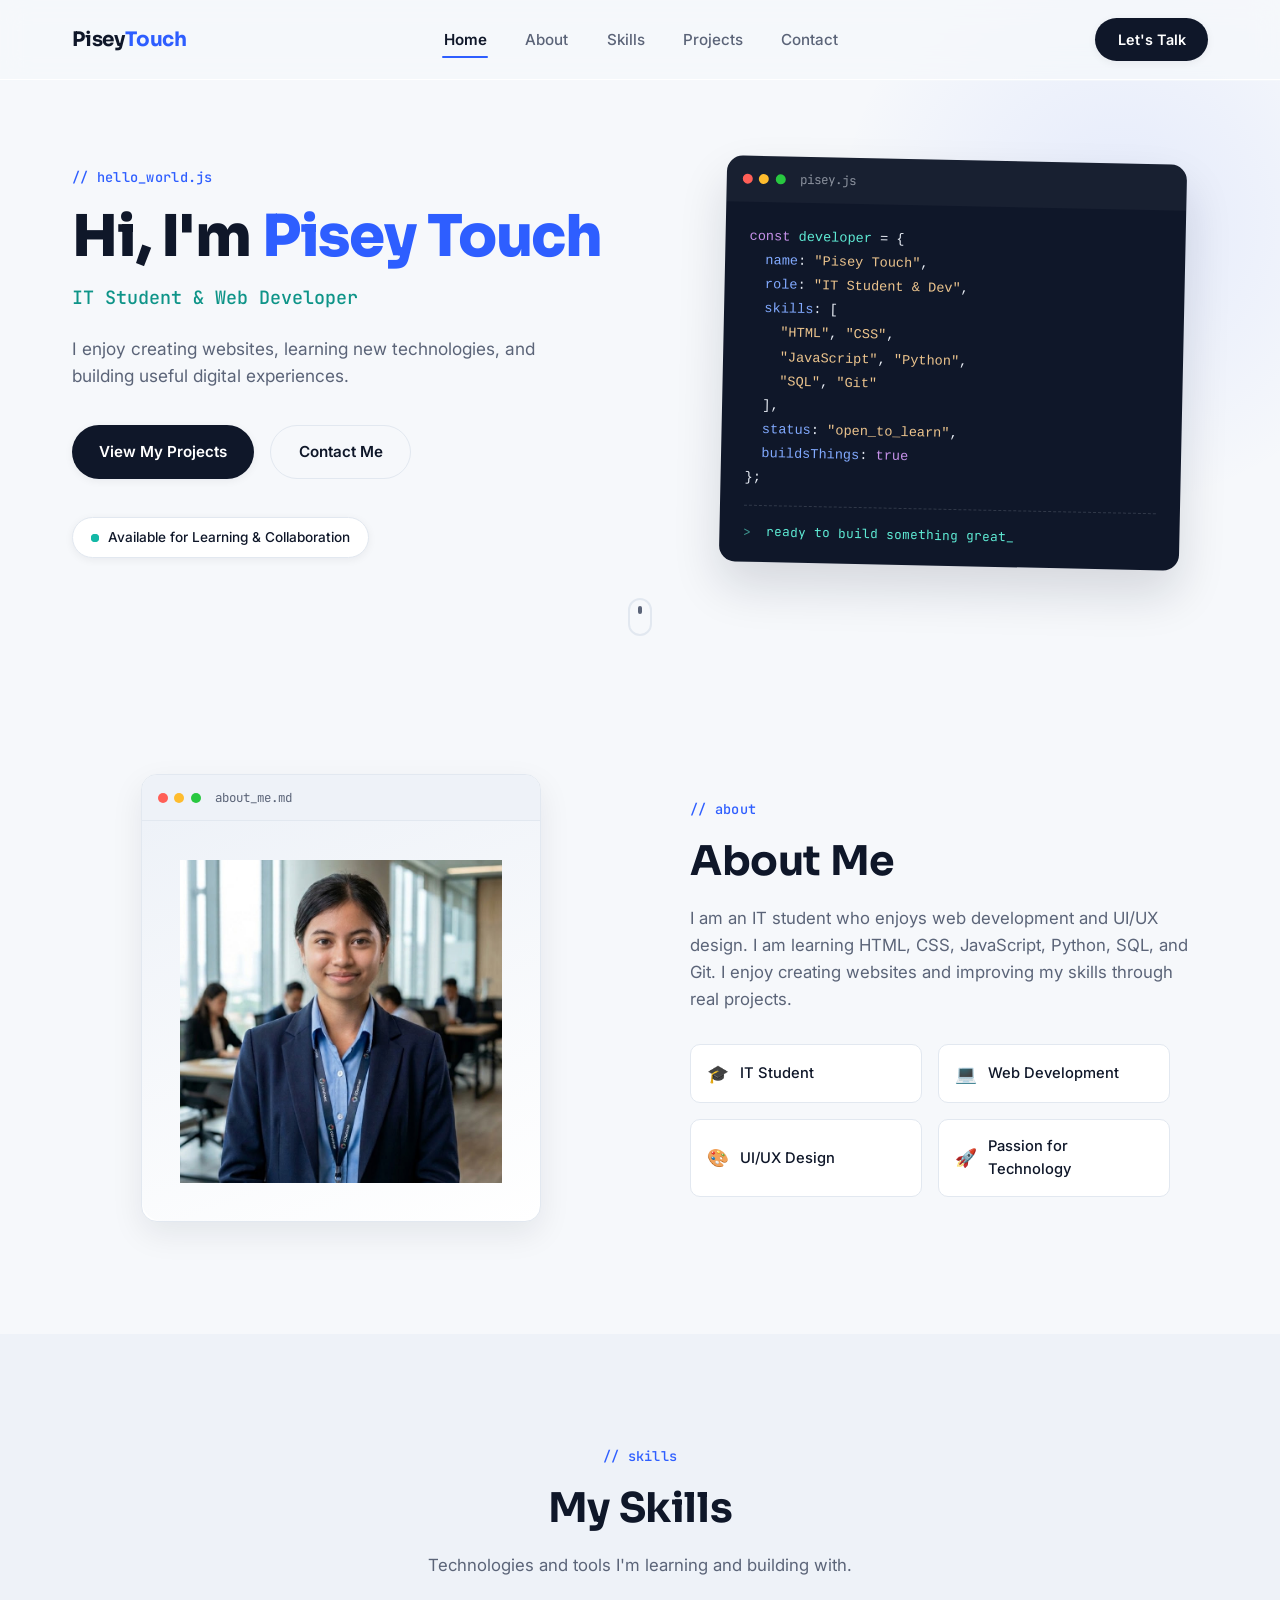
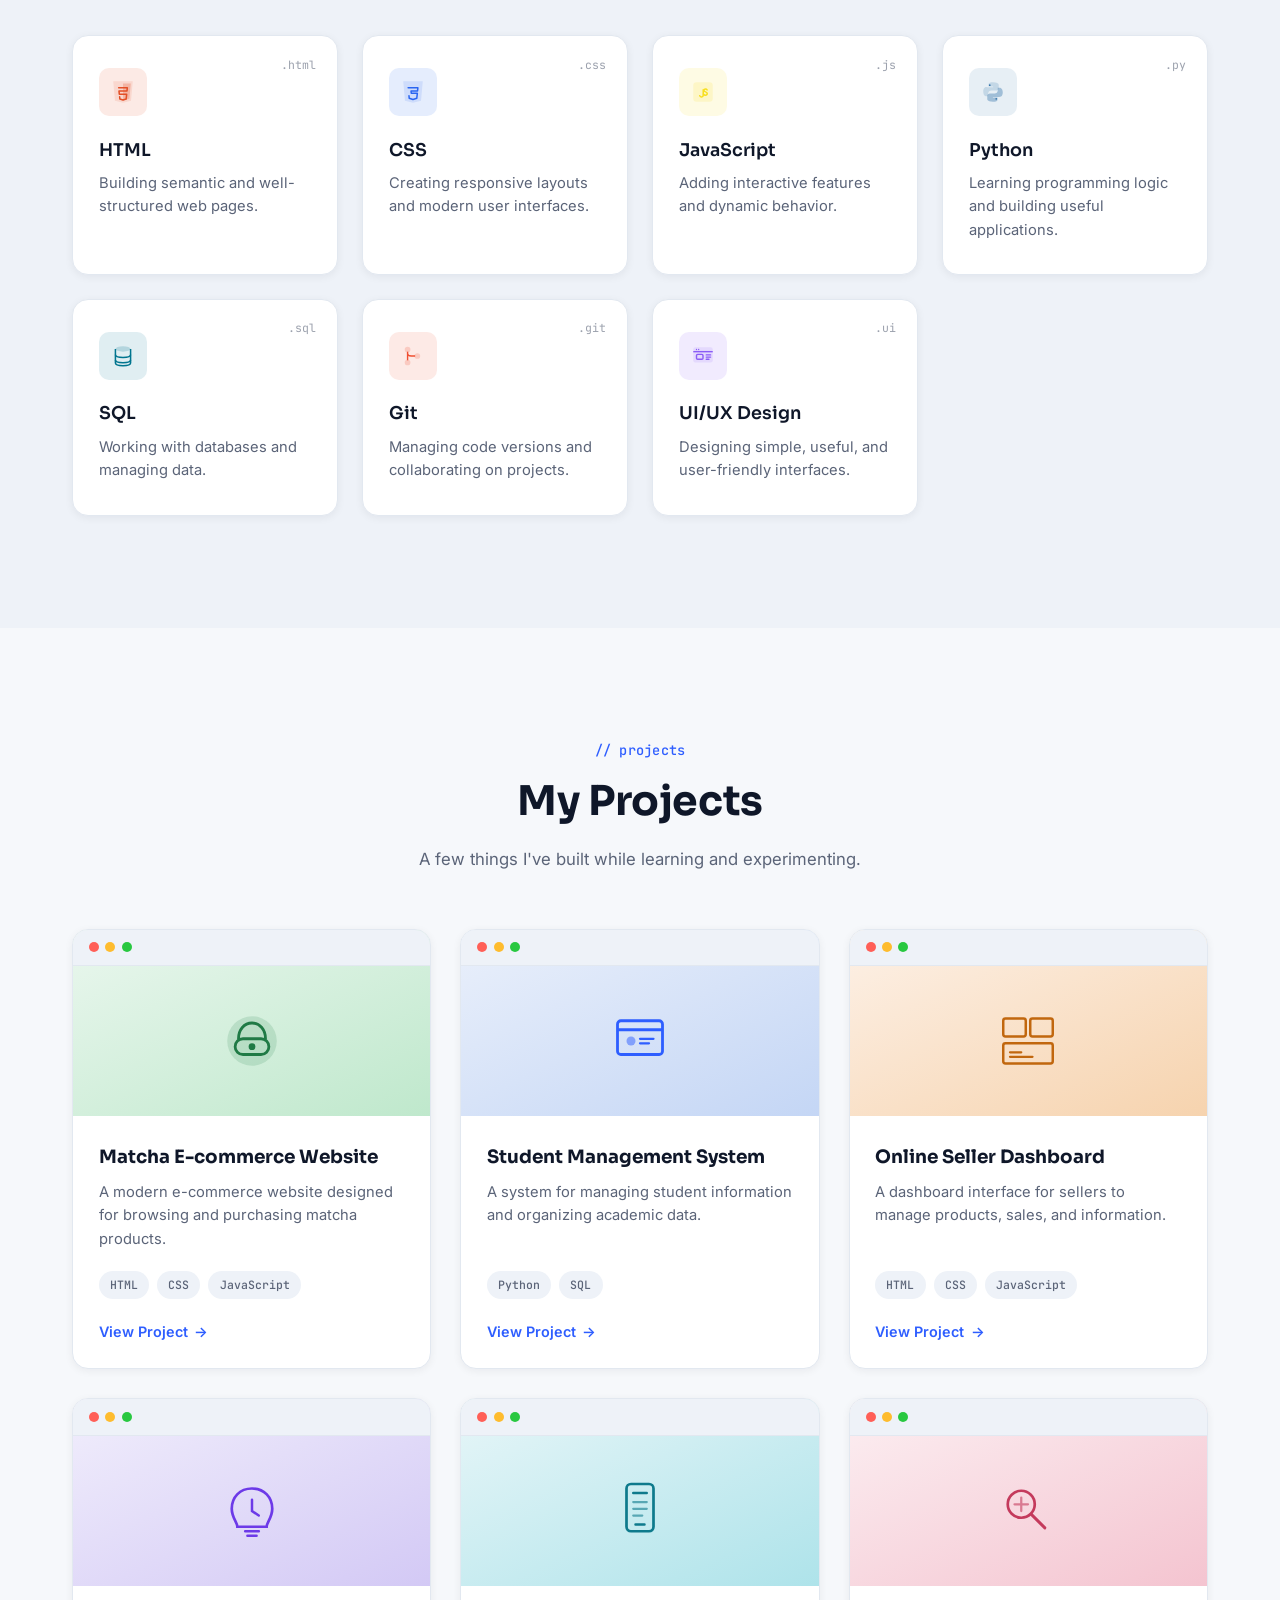
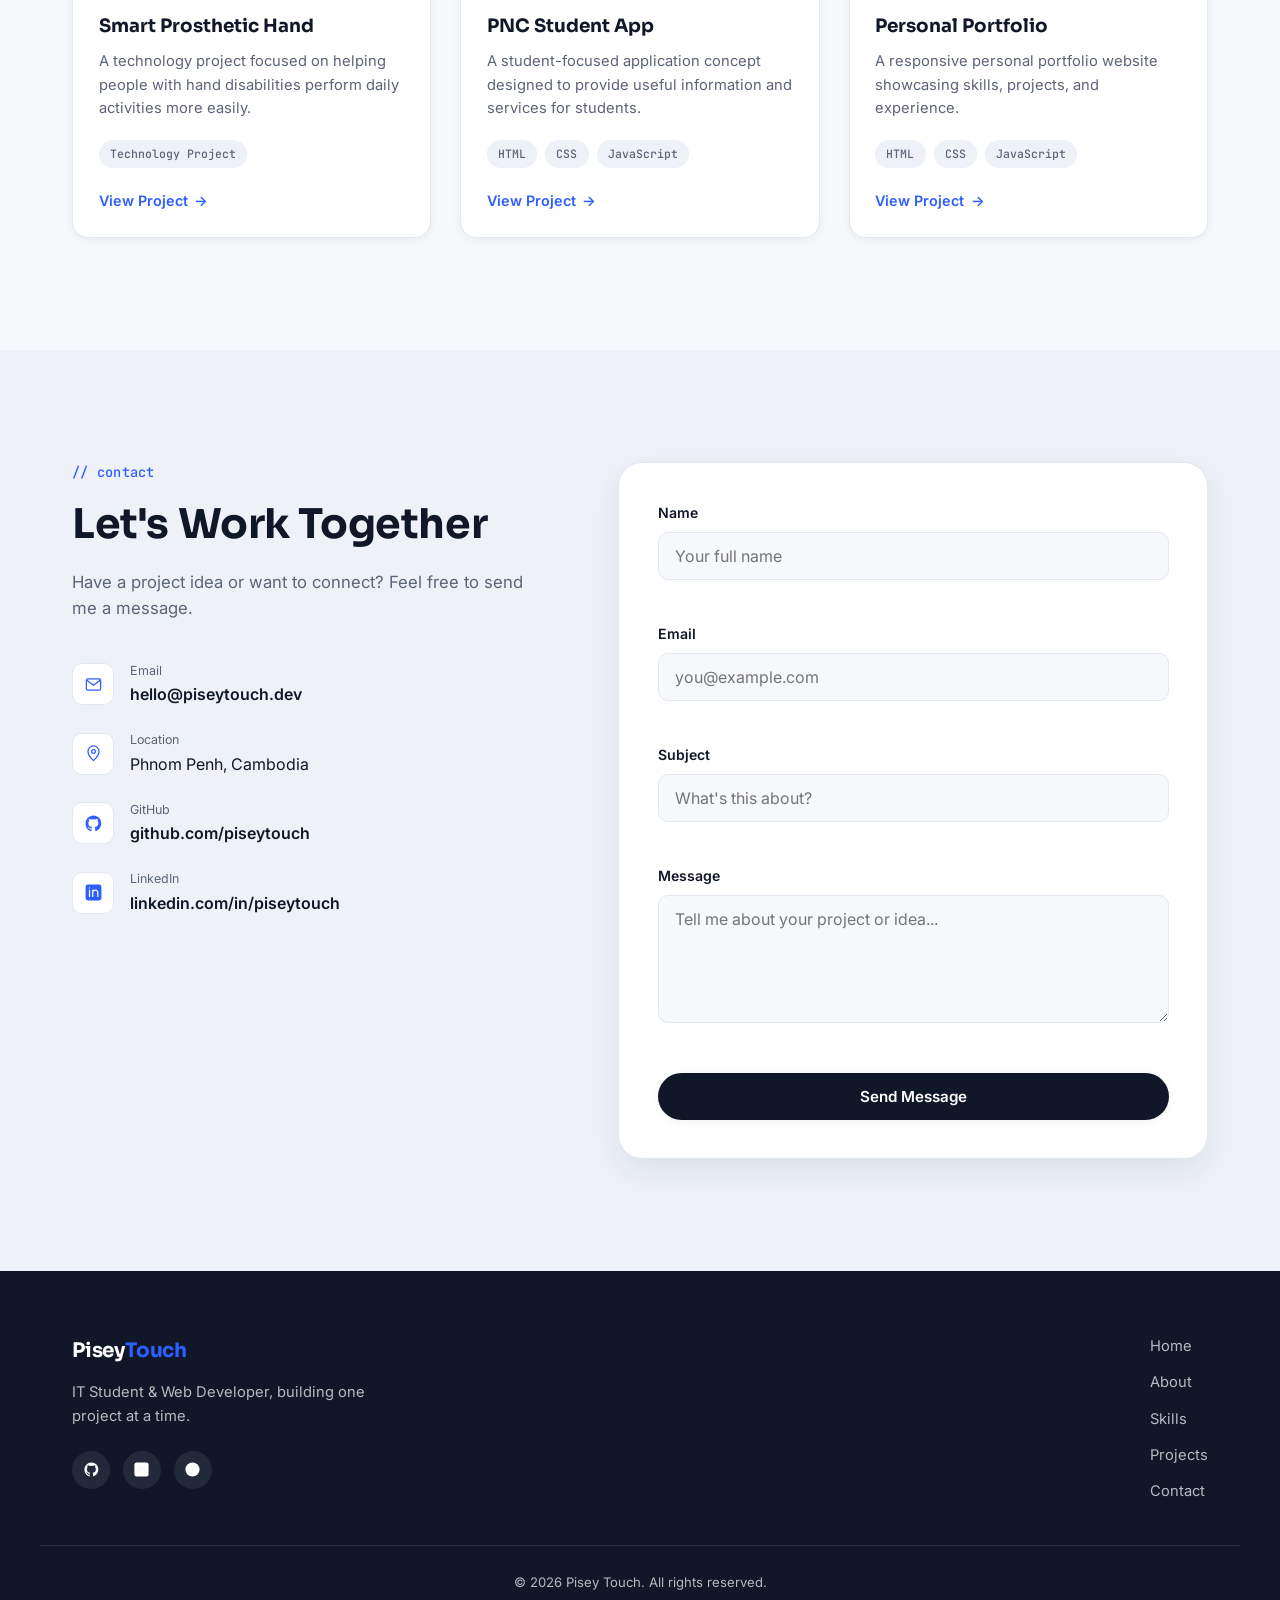
<file: index.html>
<!DOCTYPE html>
<html lang="en">
<head>
  <meta charset="UTF-8" />
  <meta name="viewport" content="width=device-width, initial-scale=1.0" />
  
  <!-- Primary Title & Description -->
  <title>Pisey Touch | IT Student & Junior Web Developer Portfolio</title>
  <meta name="description" content="Portfolio of Pisey Touch, an IT student and junior web developer specializing in HTML, CSS, JavaScript, Python, SQL, and UI/UX design." />
  <meta name="keywords" content="Pisey Touch, Web Developer Cambodia, IT Student, Portfolio, Front-End Developer, HTML, CSS, JavaScript, Python, SQL" />
  <meta name="author" content="Pisey Touch" />
  <meta name="robots" content="index, follow" />
  <meta name="google-site-verification" content="google3c83ae75a4b314ed" />
  
  <!-- Canonical URL -->
  <link rel="canonical" href="https://pisey-webstudent-website.vercel.app/" />

  <!-- Open Graph / Facebook / LinkedIn / Telegram -->
  <meta property="og:type" content="website" />
  <meta property="og:url" content="https://pisey-webstudent-website.vercel.app/" />
  <meta property="og:title" content="Pisey Touch | IT Student & Web Developer" />
  <meta property="og:description" content="Portfolio of Pisey Touch, an IT student and junior web developer specializing in web technologies and UI/UX design." />
  <meta property="og:image" content="https://pisey-webstudent-website.vercel.app/og-image.jpg" />

  <!-- Twitter Card -->
  <meta name="twitter:card" content="summary_large_image" />
  <meta name="twitter:url" content="https://pisey-webstudent-website.vercel.app/" />
  <meta name="twitter:title" content="Pisey Touch | IT Student & Web Developer" />
  <meta name="twitter:description" content="Portfolio of Pisey Touch, an IT student and junior web developer specializing in web technologies and UI/UX design." />
  <meta name="twitter:image" content="https://pisey-webstudent-website.vercel.app/og-image.jpg" />

  <!-- Google Site Verification -->
 <meta name="google-site-verification" content="-0phHNFDpwlLqmMUXH0WjBjRFzPm6PrMaUzT9Ozo3rI" />
  
  <!-- Fonts -->
  <link rel="preconnect" href="https://fonts.googleapis.com">
  <link rel="preconnect" href="https://fonts.gstatic.com" crossorigin>
  <link href="https://fonts.googleapis.com/css2?family=Inter:wght@400;500;600;700&family=JetBrains+Mono:wght@400;500;600&family=Sora:wght@400;500;600;700;800&display=swap" rel="stylesheet">

  <!-- Stylesheet -->
  <link rel="stylesheet" href="style.css" />

  <!-- Structured Data (JSON-LD) -->
  <script type="application/ld+json">
  {
    "@context": "https://schema.org",
    "@type": "Person",
    "name": "Pisey Touch",
    "jobTitle": "Junior Web Developer",
    "knowsAbout": ["Web Development", "HTML", "CSS", "JavaScript", "Python", "SQL", "UI/UX Design"],
    "url": "https://pisey-webstudent-website.vercel.app/"
  }
  </script>
</head>
<body>

  <!-- ============ NAVIGATION ============ -->
  <header class="navbar" id="navbar">
    <nav class="nav-container">
      <a href="#home" class="nav-logo">Pisey<span>Touch</span></a>

      <ul class="nav-links" id="navLinks">
        <li><a href="#home" class="nav-link active-link" data-link>Home</a></li>
        <li><a href="#about" class="nav-link" data-link>About</a></li>
        <li><a href="#skills" class="nav-link" data-link>Skills</a></li>
        <li><a href="#projects" class="nav-link" data-link>Projects</a></li>
        <li><a href="#contact" class="nav-link" data-link>Contact</a></li>
      </ul>

      <a href="#contact" class="btn btn-primary btn-nav" data-link>Let's Talk</a>

      <button class="hamburger" id="hamburger" aria-label="Open menu" aria-expanded="false" aria-controls="mobileMenu">
        <span></span>
        <span></span>
        <span></span>
      </button>
    </nav>

    <!-- Mobile menu -->
    <div class="mobile-menu" id="mobileMenu">
      <a href="#home" class="mobile-link" data-link>Home</a>
      <a href="#about" class="mobile-link" data-link>About</a>
      <a href="#skills" class="mobile-link" data-link>Skills</a>
      <a href="#projects" class="mobile-link" data-link>Projects</a>
      <a href="#contact" class="mobile-link" data-link>Contact</a>
      <a href="#contact" class="btn btn-primary btn-mobile" data-link>Let's Talk</a>
    </div>
  </header>

  <main>
    <!-- ============ HOME / HERO ============ -->
    <section class="hero" id="home">
      <div class="section-container hero-grid">

        <div class="hero-content reveal">
          <p class="eyebrow">// hello_world.js</p>
          <h1 class="hero-title">Hi, I'm <span class="text-accent">Pisey Touch</span></h1>
          <p class="hero-subtitle">IT Student &amp; Web Developer</p>
          <p class="hero-description">
            I enjoy creating websites, learning new technologies, and building useful digital experiences.
          </p>

          <div class="hero-buttons">
            <a href="#projects" class="btn btn-primary" data-link>View My Projects</a>
            <a href="#contact" class="btn btn-secondary" data-link>Contact Me</a>
          </div>

          <div class="availability-badge">
            <span class="pulse-dot"></span>
            Available for Learning &amp; Collaboration
          </div>
        </div>

        <div class="hero-visual reveal">
          <div class="editor-window">
            <div class="editor-titlebar">
              <span class="dot dot-red"></span>
              <span class="dot dot-yellow"></span>
              <span class="dot dot-green"></span>
              <span class="editor-filename">pisey.js</span>
            </div>
            <div class="editor-body">
<pre><code><span class="tok-key">const</span> <span class="tok-var">developer</span> = {
  <span class="tok-prop">name</span>: <span class="tok-str">"Pisey Touch"</span>,
  <span class="tok-prop">role</span>: <span class="tok-str">"IT Student & Dev"</span>,
  <span class="tok-prop">skills</span>: [
    <span class="tok-str">"HTML"</span>, <span class="tok-str">"CSS"</span>,
    <span class="tok-str">"JavaScript"</span>, <span class="tok-str">"Python"</span>,
    <span class="tok-str">"SQL"</span>, <span class="tok-str">"Git"</span>
  ],
  <span class="tok-prop">status</span>: <span class="tok-str">"open_to_learn"</span>,
  <span class="tok-prop">buildsThings</span>: <span class="tok-key">true</span>
};</code></pre>
              <div class="editor-console">
                <span class="console-caret">&gt;</span> ready to build something great_
              </div>
            </div>
          </div>
        </div>

      </div>
      <div class="scroll-indicator" aria-hidden="true">
        <span></span>
      </div>
    </section>

    <!-- ============ ABOUT ============ -->
    <section class="about" id="about">
      <div class="section-container about-grid">

        <div class="about-visual reveal">
          <div class="about-card">
            <div class="about-card-header">
              <span class="dot dot-red"></span>
              <span class="dot dot-yellow"></span>
              <span class="dot dot-green"></span>
              <span class="editor-filename">about_me.md</span>
            </div>
            <div class="about-photo">
              <img src="image.png" alt="">
            </div>
          </div>
        </div>

        <div class="about-content reveal">
          <p class="eyebrow">// about</p>
          <h2 class="section-title">About Me</h2>
          <p class="about-text">
            I am an IT student who enjoys web development and UI/UX design. I am learning HTML, CSS, JavaScript, Python, SQL, and Git. I enjoy creating websites and improving my skills through real projects.
          </p>

          <ul class="about-highlights">
            <li><span class="highlight-icon">🎓</span> IT Student</li>
            <li><span class="highlight-icon">💻</span> Web Development</li>
            <li><span class="highlight-icon">🎨</span> UI/UX Design</li>
            <li><span class="highlight-icon">🚀</span> Passion for Technology</li>
          </ul>
        </div>

      </div>
    </section>

    <!-- ============ SKILLS ============ -->
    <section class="skills" id="skills">
      <div class="section-container">
        <div class="section-heading reveal">
          <p class="eyebrow center">// skills</p>
          <h2 class="section-title center">My Skills</h2>
          <p class="section-subtitle center">Technologies and tools I'm learning and building with.</p>
        </div>

        <div class="skills-grid">

          <article class="skill-card reveal">
            <span class="skill-ext">.html</span>
            <div class="skill-icon" style="--icon-color:#E34F26">
              <svg viewBox="0 0 24 24" fill="none" xmlns="http://www.w3.org/2000/svg"><path d="M3 2l1.6 18L12 22l7.4-2L21 2H3z" fill="currentColor" opacity="0.12"/><path d="M12 4.2v15.6l5.9-1.6L19.2 4.2H12z" fill="currentColor" opacity="0.25"/><path d="M8 8h8l-.3 3H8.3L8.6 14h6.8l-.5 4.5-2.9.9-2.9-.9-.2-2.1" stroke="currentColor" stroke-width="1.4" stroke-linecap="round" stroke-linejoin="round"/></svg>
            </div>
            <h3 class="skill-name">HTML</h3>
            <p class="skill-desc">Building semantic and well-structured web pages.</p>
          </article>

          <article class="skill-card reveal">
            <span class="skill-ext">.css</span>
            <div class="skill-icon" style="--icon-color:#2965F1">
              <svg viewBox="0 0 24 24" fill="none" xmlns="http://www.w3.org/2000/svg"><path d="M3 2l1.6 18L12 22l7.4-2L21 2H3z" fill="currentColor" opacity="0.12"/><path d="M7.5 8h9l-.3 3h-6l.2 2.2h5.6l-.5 4.6L12 19l-3.5-1.2-.2-2.3" stroke="currentColor" stroke-width="1.4" stroke-linecap="round" stroke-linejoin="round"/></svg>
            </div>
            <h3 class="skill-name">CSS</h3>
            <p class="skill-desc">Creating responsive layouts and modern user interfaces.</p>
          </article>

          <article class="skill-card reveal">
            <span class="skill-ext">.js</span>
            <div class="skill-icon" style="--icon-color:#F7DF1E">
              <svg viewBox="0 0 24 24" fill="none" xmlns="http://www.w3.org/2000/svg"><rect x="3" y="3" width="18" height="18" rx="3" fill="currentColor" opacity="0.15"/><path d="M9 15.5c.3.7.9 1.2 1.7 1.2 1 0 1.5-.6 1.5-1.6V10" stroke="currentColor" stroke-width="1.4" stroke-linecap="round"/><path d="M15.8 10c-.3-.4-.8-.7-1.4-.7-.9 0-1.5.5-1.5 1.2 0 1.8 3 1 3 2.9 0 .9-.7 1.5-1.7 1.5-.8 0-1.4-.4-1.7-1" stroke="currentColor" stroke-width="1.4" stroke-linecap="round"/></svg>
            </div>
            <h3 class="skill-name">JavaScript</h3>
            <p class="skill-desc">Adding interactive features and dynamic behavior.</p>
          </article>

          <article class="skill-card reveal">
            <span class="skill-ext">.py</span>
            <div class="skill-icon" style="--icon-color:#3776AB">
              <svg viewBox="0 0 24 24" fill="none" xmlns="http://www.w3.org/2000/svg"><path d="M12 3c-4.4 0-4.1 1.9-4.1 1.9v2h4.2v.6H6.3S3 7 3 11.5s2.9 4.4 2.9 4.4h1.7v-2.3s-.1-2.9 2.9-2.9h4s2.8.1 2.8-2.7V5.7S17.8 3 12 3z" fill="currentColor" opacity="0.2"/><path d="M12 21c4.4 0 4.1-1.9 4.1-1.9v-2h-4.2v-.6h5.8S21 17 21 12.5s-2.9-4.4-2.9-4.4h-1.7v2.3s.1 2.9-2.9 2.9h-4S6.7 13.2 6.7 16v2.3S6.2 21 12 21z" fill="currentColor" opacity="0.4"/><circle cx="9" cy="5.7" r="0.8" fill="currentColor"/><circle cx="15" cy="18.3" r="0.8" fill="currentColor"/></svg>
            </div>
            <h3 class="skill-name">Python</h3>
            <p class="skill-desc">Learning programming logic and building useful applications.</p>
          </article>

          <article class="skill-card reveal">
            <span class="skill-ext">.sql</span>
            <div class="skill-icon" style="--icon-color:#00758F">
              <svg viewBox="0 0 24 24" fill="none" xmlns="http://www.w3.org/2000/svg"><ellipse cx="12" cy="5.5" rx="7" ry="2.5" fill="currentColor" opacity="0.2"/><path d="M5 5.5v13c0 1.4 3.1 2.5 7 2.5s7-1.1 7-2.5v-13" stroke="currentColor" stroke-width="1.4"/><path d="M5 10.8c0 1.4 3.1 2.5 7 2.5s7-1.1 7-2.5" stroke="currentColor" stroke-width="1.4"/><path d="M5 15.8c0 1.4 3.1 2.5 7 2.5s7-1.1 7-2.5" stroke="currentColor" stroke-width="1.4"/></svg>
            </div>
            <h3 class="skill-name">SQL</h3>
            <p class="skill-desc">Working with databases and managing data.</p>
          </article>

          <article class="skill-card reveal">
            <span class="skill-ext">.git</span>
            <div class="skill-icon" style="--icon-color:#F05032">
              <svg viewBox="0 0 24 24" fill="none" xmlns="http://www.w3.org/2000/svg"><circle cx="7" cy="6" r="2" fill="currentColor" opacity="0.2" stroke="currentColor" stroke-width="1.3"/><circle cx="7" cy="18" r="2" fill="currentColor" opacity="0.2" stroke="currentColor" stroke-width="1.3"/><circle cx="16" cy="12" r="2" fill="currentColor" opacity="0.2" stroke="currentColor" stroke-width="1.3"/><path d="M7 8v8" stroke="currentColor" stroke-width="1.3"/><path d="M7 10c0 2 2 2 7 2" stroke="currentColor" stroke-width="1.3"/></svg>
            </div>
            <h3 class="skill-name">Git</h3>
            <p class="skill-desc">Managing code versions and collaborating on projects.</p>
          </article>

          <article class="skill-card reveal">
            <span class="skill-ext">.ui</span>
            <div class="skill-icon" style="--icon-color:#8B5CF6">
              <svg viewBox="0 0 24 24" fill="none" xmlns="http://www.w3.org/2000/svg"><rect x="3" y="4" width="18" height="14" rx="2" fill="currentColor" opacity="0.12"/><path d="M3 8h18" stroke="currentColor" stroke-width="1.3"/><circle cx="6" cy="6" r="0.6" fill="currentColor"/><circle cx="8" cy="6" r="0.6" fill="currentColor"/><rect x="6" y="10.5" width="6" height="4.5" rx="1" stroke="currentColor" stroke-width="1.3"/><path d="M15 11h4M15 13h4M15 15h2.5" stroke="currentColor" stroke-width="1.3" stroke-linecap="round"/></svg>
            </div>
            <h3 class="skill-name">UI/UX Design</h3>
            <p class="skill-desc">Designing simple, useful, and user-friendly interfaces.</p>
          </article>

        </div>
      </div>
    </section>

    <!-- ============ PROJECTS ============ -->
    <section class="projects" id="projects">
      <div class="section-container">
        <div class="section-heading reveal">
          <p class="eyebrow center">// projects</p>
          <h2 class="section-title center">My Projects</h2>
          <p class="section-subtitle center">A few things I've built while learning and experimenting.</p>
        </div>

        <div class="projects-grid">

          <article class="project-card reveal" style="--thumb-a:#EAF7EE; --thumb-b:#BFE8CC; --thumb-fg:#1F7A45;">
            <div class="project-thumb">
              <div class="thumb-chrome"><span class="dot dot-red"></span><span class="dot dot-yellow"></span><span class="dot dot-green"></span></div>
              <div class="thumb-art">
                <svg viewBox="0 0 64 64" fill="none"><circle cx="32" cy="32" r="22" fill="var(--thumb-fg)" opacity="0.15"/><path d="M20 30c0-8 5-14 12-14s12 6 12 14" stroke="var(--thumb-fg)" stroke-width="2.5" stroke-linecap="round"/><rect x="17" y="30" width="30" height="14" rx="7" stroke="var(--thumb-fg)" stroke-width="2.5"/><circle cx="32" cy="37" r="3" fill="var(--thumb-fg)"/></svg>
              </div>
            </div>
            <div class="project-body">
              <h3 class="project-name">Matcha E-commerce Website</h3>
              <p class="project-desc">A modern e-commerce website designed for browsing and purchasing matcha products.</p>
              <div class="tag-list">
                <span class="tag">HTML</span><span class="tag">CSS</span><span class="tag">JavaScript</span>
              </div>
              <a href="#" class="project-link" data-link>View Project <span aria-hidden="true">→</span></a>
            </div>
          </article>

          <article class="project-card reveal" style="--thumb-a:#EAF0FB; --thumb-b:#C4D6F5; --thumb-fg:#2E5EFF;">
            <div class="project-thumb">
              <div class="thumb-chrome"><span class="dot dot-red"></span><span class="dot dot-yellow"></span><span class="dot dot-green"></span></div>
              <div class="thumb-art">
                <svg viewBox="0 0 64 64" fill="none"><rect x="12" y="14" width="40" height="30" rx="3" stroke="var(--thumb-fg)" stroke-width="2.5"/><path d="M12 22h40" stroke="var(--thumb-fg)" stroke-width="2.5"/><circle cx="24" cy="32" r="4" fill="var(--thumb-fg)" opacity="0.5"/><path d="M32 30h12M32 34h8" stroke="var(--thumb-fg)" stroke-width="2" stroke-linecap="round"/></svg>
              </div>
            </div>
            <div class="project-body">
              <h3 class="project-name">Student Management System</h3>
              <p class="project-desc">A system for managing student information and organizing academic data.</p>
              <div class="tag-list">
                <span class="tag">Python</span><span class="tag">SQL</span>
              </div>
              <a href="#" class="project-link" data-link>View Project <span aria-hidden="true">→</span></a>
            </div>
          </article>

          <article class="project-card reveal" style="--thumb-a:#FDF1E7; --thumb-b:#F6D3AE; --thumb-fg:#C1670E;">
            <div class="project-thumb">
              <div class="thumb-chrome"><span class="dot dot-red"></span><span class="dot dot-yellow"></span><span class="dot dot-green"></span></div>
              <div class="thumb-art">
                <svg viewBox="0 0 64 64" fill="none"><rect x="10" y="12" width="20" height="16" rx="2" stroke="var(--thumb-fg)" stroke-width="2.2"/><rect x="34" y="12" width="20" height="16" rx="2" stroke="var(--thumb-fg)" stroke-width="2.2"/><rect x="10" y="34" width="44" height="18" rx="2" stroke="var(--thumb-fg)" stroke-width="2.2"/><path d="M16 42h10M16 46h20" stroke="var(--thumb-fg)" stroke-width="2" stroke-linecap="round"/></svg>
              </div>
            </div>
            <div class="project-body">
              <h3 class="project-name">Online Seller Dashboard</h3>
              <p class="project-desc">A dashboard interface for sellers to manage products, sales, and information.</p>
              <div class="tag-list">
                <span class="tag">HTML</span><span class="tag">CSS</span><span class="tag">JavaScript</span>
              </div>
              <a href="#" class="project-link" data-link>View Project <span aria-hidden="true">→</span></a>
            </div>
          </article>

          <article class="project-card reveal" style="--thumb-a:#F1EEFC; --thumb-b:#D3C9F5; --thumb-fg:#6D3AE8;">
            <div class="project-thumb">
              <div class="thumb-chrome"><span class="dot dot-red"></span><span class="dot dot-yellow"></span><span class="dot dot-green"></span></div>
              <div class="thumb-art">
                <svg viewBox="0 0 64 64" fill="none"><path d="M32 12c-11 0-18 8-18 18 0 8 5 12 5 16h26c0-4 5-8 5-16 0-10-7-18-18-18z" stroke="var(--thumb-fg)" stroke-width="2.4"/><path d="M26 50h12M28 54h8" stroke="var(--thumb-fg)" stroke-width="2.4" stroke-linecap="round"/><path d="M32 22v10l6 4" stroke="var(--thumb-fg)" stroke-width="2.2" stroke-linecap="round"/></svg>
              </div>
            </div>
            <div class="project-body">
              <h3 class="project-name">Smart Prosthetic Hand</h3>
              <p class="project-desc">A technology project focused on helping people with hand disabilities perform daily activities more easily.</p>
              <div class="tag-list">
                <span class="tag">Technology Project</span>
              </div>
              <a href="#" class="project-link" data-link>View Project <span aria-hidden="true">→</span></a>
            </div>
          </article>

          <article class="project-card reveal" style="--thumb-a:#E7F6F8; --thumb-b:#AEE3EA; --thumb-fg:#0E7A8C;">
            <div class="project-thumb">
              <div class="thumb-chrome"><span class="dot dot-red"></span><span class="dot dot-yellow"></span><span class="dot dot-green"></span></div>
              <div class="thumb-art">
                <svg viewBox="0 0 64 64" fill="none"><rect x="20" y="8" width="24" height="42" rx="4" stroke="var(--thumb-fg)" stroke-width="2.4"/><path d="M26 16h12M28 44h8" stroke="var(--thumb-fg)" stroke-width="2.2" stroke-linecap="round"/><path d="M26 24h12M26 30h12M26 36h8" stroke="var(--thumb-fg)" stroke-width="2" stroke-linecap="round" opacity="0.6"/></svg>
              </div>
            </div>
            <div class="project-body">
              <h3 class="project-name">PNC Student App</h3>
              <p class="project-desc">A student-focused application concept designed to provide useful information and services for students.</p>
              <div class="tag-list">
                <span class="tag">HTML</span><span class="tag">CSS</span><span class="tag">JavaScript</span>
              </div>
              <a href="#" class="project-link" data-link>View Project <span aria-hidden="true">→</span></a>
            </div>
          </article>

          <article class="project-card reveal" style="--thumb-a:#FCEFF2; --thumb-b:#F4C4D0; --thumb-fg:#C43A5C;">
            <div class="project-thumb">
              <div class="thumb-chrome"><span class="dot dot-red"></span><span class="dot dot-yellow"></span><span class="dot dot-green"></span></div>
              <div class="thumb-art">
                <svg viewBox="0 0 64 64" fill="none"><circle cx="26" cy="26" r="12" stroke="var(--thumb-fg)" stroke-width="2.4"/><path d="M35 35l12 12" stroke="var(--thumb-fg)" stroke-width="2.6" stroke-linecap="round"/><path d="M20 26h12M26 20v12" stroke="var(--thumb-fg)" stroke-width="2" stroke-linecap="round" opacity="0.6"/></svg>
              </div>
            </div>
            <div class="project-body">
              <h3 class="project-name">Personal Portfolio</h3>
              <p class="project-desc">A responsive personal portfolio website showcasing skills, projects, and experience.</p>
              <div class="tag-list">
                <span class="tag">HTML</span><span class="tag">CSS</span><span class="tag">JavaScript</span>
              </div>
              <a href="#" class="project-link" data-link>View Project <span aria-hidden="true">→</span></a>
            </div>
          </article>

        </div>
      </div>
    </section>

    <!-- ============ CONTACT ============ -->
    <section class="contact" id="contact">
      <div class="section-container contact-grid">

        <div class="contact-intro reveal">
          <p class="eyebrow">// contact</p>
          <h2 class="section-title">Let's Work Together</h2>
          <p class="contact-desc">Have a project idea or want to connect? Feel free to send me a message.</p>

          <ul class="contact-info-list">
            <li>
              <span class="contact-info-icon" aria-hidden="true">
                <svg viewBox="0 0 24 24" fill="none"><rect x="3" y="5" width="18" height="14" rx="2" stroke="currentColor" stroke-width="1.6"/><path d="M4 7l8 6 8-6" stroke="currentColor" stroke-width="1.6" stroke-linecap="round" stroke-linejoin="round"/></svg>
              </span>
              <div>
                <span class="contact-info-label">Email</span>
                <a href="mailto:hello@piseytouch.dev">hello@piseytouch.dev</a>
              </div>
            </li>
            <li>
              <span class="contact-info-icon" aria-hidden="true">
                <svg viewBox="0 0 24 24" fill="none"><path d="M12 21s7-6.6 7-11.5A7 7 0 105 9.5C5 14.4 12 21 12 21z" stroke="currentColor" stroke-width="1.6"/><circle cx="12" cy="9.5" r="2.4" stroke="currentColor" stroke-width="1.6"/></svg>
              </span>
              <div>
                <span class="contact-info-label">Location</span>
                <span>Phnom Penh, Cambodia</span>
              </div>
            </li>
            <li>
              <span class="contact-info-icon" aria-hidden="true">
                <svg viewBox="0 0 24 24" fill="none"><path d="M12 2C6.5 2 2 6.6 2 12.2c0 4.5 2.9 8.3 6.8 9.6.5.1.7-.2.7-.5v-1.9c-2.8.6-3.4-1.3-3.4-1.3-.4-1.2-1.1-1.5-1.1-1.5-.9-.6.1-.6.1-.6 1 .1 1.5 1.1 1.5 1.1.9 1.5 2.3 1.1 2.9.8.1-.7.4-1.1.6-1.4-2.2-.3-4.6-1.1-4.6-5 0-1.1.4-2 1-2.7-.1-.3-.5-1.4.1-2.9 0 0 .8-.3 2.7 1a9 9 0 015 0c1.9-1.3 2.7-1 2.7-1 .5 1.5.2 2.6.1 2.9.6.7 1 1.6 1 2.7 0 3.9-2.3 4.7-4.6 5 .4.3.7.9.7 1.9v2.8c0 .3.2.6.7.5 3.9-1.3 6.8-5.1 6.8-9.6C22 6.6 17.5 2 12 2z" fill="currentColor"/></svg>
              </span>
              <div>
                <span class="contact-info-label">GitHub</span>
                <a href="https://github.com/piseytouch" target="_blank" rel="noopener noreferrer">github.com/piseytouch</a>
              </div>
            </li>
            <li>
              <span class="contact-info-icon" aria-hidden="true">
                <svg viewBox="0 0 24 24" fill="none"><rect x="2" y="2" width="20" height="20" rx="3" fill="currentColor"/><path d="M7 9v8M7 6.2v.1M11 17V9m0 3.4c0-2 1.3-3.4 3.2-3.4 2 0 3.3 1.4 3.3 3.7V17" stroke="var(--bg)" stroke-width="1.6" stroke-linecap="round"/></svg>
              </span>
              <div>
                <span class="contact-info-label">LinkedIn</span>
                <a href="https://linkedin.com/in/piseytouch" target="_blank" rel="noopener noreferrer">linkedin.com/in/piseytouch</a>
              </div>
            </li>
          </ul>
        </div>

        <div class="contact-form-wrap reveal">
          <form class="contact-form" id="contactForm" novalidate>
            <div class="form-group">
              <label for="name">Name</label>
              <input type="text" id="name" name="name" placeholder="Your full name" autocomplete="name" />
              <span class="error-message" id="nameError"></span>
            </div>

            <div class="form-group">
              <label for="email">Email</label>
              <input type="email" id="email" name="email" placeholder="you@example.com" autocomplete="email" />
              <span class="error-message" id="emailError"></span>
            </div>

            <div class="form-group">
              <label for="subject">Subject</label>
              <input type="text" id="subject" name="subject" placeholder="What's this about?" />
              <span class="error-message" id="subjectError"></span>
            </div>

            <div class="form-group">
              <label for="message">Message</label>
              <textarea id="message" name="message" rows="5" placeholder="Tell me about your project or idea..."></textarea>
              <span class="error-message" id="messageError"></span>
            </div>

            <button type="submit" class="btn btn-primary btn-block">Send Message</button>

            <p class="form-success" id="formSuccess" role="status" aria-live="polite">Thank you! Your message has been sent.</p>
          </form>
        </div>

      </div>
    </section>
  </main>

  <!-- ============ FOOTER ============ -->
  <footer class="footer">
    <div class="section-container footer-grid">
      <div class="footer-brand">
        <a href="#home" class="nav-logo" data-link>Pisey<span>Touch</span></a>
        <p class="footer-tagline">IT Student &amp; Web Developer, building one project at a time.</p>

        <div class="footer-socials">
          <a href="https://github.com/piseytouch" target="_blank" rel="noopener noreferrer" aria-label="GitHub">
            <svg viewBox="0 0 24 24" fill="none"><path d="M12 2C6.5 2 2 6.6 2 12.2c0 4.5 2.9 8.3 6.8 9.6.5.1.7-.2.7-.5v-1.9c-2.8.6-3.4-1.3-3.4-1.3-.4-1.2-1.1-1.5-1.1-1.5-.9-.6.1-.6.1-.6 1 .1 1.5 1.1 1.5 1.1.9 1.5 2.3 1.1 2.9.8.1-.7.4-1.1.6-1.4-2.2-.3-4.6-1.1-4.6-5 0-1.1.4-2 1-2.7-.1-.3-.5-1.4.1-2.9 0 0 .8-.3 2.7 1a9 9 0 015 0c1.9-1.3 2.7-1 2.7-1 .5 1.5.2 2.6.1 2.9.6.7 1 1.6 1 2.7 0 3.9-2.3 4.7-4.6 5 .4.3.7.9.7 1.9v2.8c0 .3.2.6.7.5 3.9-1.3 6.8-5.1 6.8-9.6C22 6.6 17.5 2 12 2z" fill="currentColor"/></svg>
          </a>
          <a href="https://linkedin.com/in/piseytouch" target="_blank" rel="noopener noreferrer" aria-label="LinkedIn">
            <svg viewBox="0 0 24 24" fill="none"><rect x="2" y="2" width="20" height="20" rx="3" fill="currentColor"/><path d="M7 9v8M7 6.2v.1M11 17V9m0 3.4c0-2 1.3-3.4 3.2-3.4 2 0 3.3 1.4 3.3 3.7V17" stroke="var(--bg)" stroke-width="1.6" stroke-linecap="round"/></svg>
          </a>
          <a href="https://facebook.com/piseytouch" target="_blank" rel="noopener noreferrer" aria-label="Facebook">
            <svg viewBox="0 0 24 24" fill="none"><circle cx="12" cy="12" r="10" fill="currentColor"/><path d="M13.5 8.5h1.8V6.2h-1.9c-1.9 0-3 1.1-3 3v1.6H9v2.4h1.4V18h2.5v-4.8h1.8l.3-2.4h-2.1v-1.3c0-.6.2-1 1-1z" fill="var(--bg)"/></svg>
          </a>
        </div>
      </div>

      <nav class="footer-nav" aria-label="Footer navigation">
        <a href="#home" data-link>Home</a>
        <a href="#about" data-link>About</a>
        <a href="#skills" data-link>Skills</a>
        <a href="#projects" data-link>Projects</a>
        <a href="#contact" data-link>Contact</a>
      </nav>
    </div>

    <p class="footer-bottom">© 2026 Pisey Touch. All rights reserved.</p>
  </footer>

  <!-- ============ BACK TO TOP ============ -->
  <button id="backToTop" class="back-to-top" aria-label="Back to top">
    <svg viewBox="0 0 24 24" fill="none"><path d="M12 19V5M5 12l7-7 7 7" stroke="currentColor" stroke-width="2" stroke-linecap="round" stroke-linejoin="round"/></svg>
  </button>

  <script src="script.js"></script>
</body>
</html>
</file>
<file: style.css>
/* ==========================================================================
   PISEY TOUCH — PORTFOLIO STYLES
   Design language: light "developer workspace" theme. A recurring editor /
   browser "chrome" motif (traffic-light dots + title bar) ties the hero
   code window, the about card, and every project thumbnail together.
   ========================================================================== */

/* ---------- Design tokens ---------- */
:root {
  /* Colors */
  --bg: #F6F8FB;
  --surface: #FFFFFF;
  --surface-alt: #EEF2F8;
  --ink: #0F1729;
  --muted: #5B6478;
  --border: #E2E8F0;

  --accent: #2E5EFF;
  --accent-dark: #1E44D6;
  --accent-mint: #14B8A6;
  --accent-mint-dark: #0E9488;

  --code-bg: #0F1729;
  --code-text: #E8EDF5;
  --code-accent: #5EEAD4;

  /* Typography */
  --font-display: 'Sora', 'Segoe UI', sans-serif;
  --font-body: 'Inter', 'Segoe UI', sans-serif;
  --font-mono: 'JetBrains Mono', 'Courier New', monospace;

  /* Spacing / layout */
  --container-width: 1200px;
  --section-padding: 7rem;
  --radius-sm: 10px;
  --radius-md: 16px;
  --radius-lg: 24px;

  /* Shadows */
  --shadow-sm: 0 2px 8px rgba(15, 23, 41, 0.06);
  --shadow-md: 0 12px 32px rgba(15, 23, 41, 0.08);
  --shadow-lg: 0 24px 48px rgba(15, 23, 41, 0.14);

  /* Motion */
  --transition-fast: 0.2s ease;
  --transition-base: 0.35s cubic-bezier(0.22, 1, 0.36, 1);
}

/* ---------- Reset ---------- */
* {
  margin: 0;
  padding: 0;
  box-sizing: border-box;
}

html {
  scroll-behavior: smooth;
}

@media (prefers-reduced-motion: reduce) {
  html {
    scroll-behavior: auto;
  }
  * {
    animation-duration: 0.01ms !important;
    animation-iteration-count: 1 !important;
    transition-duration: 0.01ms !important;
    scroll-behavior: auto !important;
  }
}

body {
  font-family: var(--font-body);
  color: var(--ink);
  background: var(--bg);
  line-height: 1.6;
  overflow-x: hidden;
  -webkit-font-smoothing: antialiased;
}

img {
  max-width: 100%;
  display: block;
}

a {
  text-decoration: none;
  color: inherit;
}

ul {
  list-style: none;
}

button {
  font-family: inherit;
  cursor: pointer;
  border: none;
  background: none;
}

input,
textarea {
  font-family: inherit;
  font-size: 1rem;
}

:focus-visible {
  outline: 2px solid var(--accent);
  outline-offset: 3px;
  border-radius: 4px;
}

.section-container {
  max-width: var(--container-width);
  margin: 0 auto;
  padding: 0 2rem;
}

/* ---------- Typography helpers ---------- */
.eyebrow {
  font-family: var(--font-mono);
  font-size: 0.85rem;
  font-weight: 500;
  color: var(--accent);
  letter-spacing: 0.02em;
  margin-bottom: 1rem;
}

.eyebrow.center {
  text-align: center;
}

.section-title {
  font-family: var(--font-display);
  font-size: clamp(1.8rem, 3.2vw, 2.6rem);
  font-weight: 700;
  line-height: 1.2;
  margin-bottom: 1.2rem;
  letter-spacing: -0.01em;
}

.section-title.center {
  text-align: center;
}

.section-subtitle {
  color: var(--muted);
  font-size: 1.05rem;
  max-width: 560px;
}

.section-subtitle.center {
  margin: 0 auto;
  text-align: center;
}

.section-heading {
  margin-bottom: 3.5rem;
}

.text-accent {
  color: var(--accent);
}

/* ---------- Buttons ---------- */
.btn {
  display: inline-flex;
  align-items: center;
  justify-content: center;
  gap: 0.5rem;
  padding: 0.85rem 1.7rem;
  border-radius: 999px;
  font-weight: 600;
  font-size: 0.95rem;
  transition: transform var(--transition-fast), box-shadow var(--transition-fast), background var(--transition-fast), color var(--transition-fast);
  white-space: nowrap;
}

.btn-primary {
  background: var(--ink);
  color: #fff;
  box-shadow: var(--shadow-sm);
}

.btn-primary:hover {
  background: var(--accent);
  transform: translateY(-2px);
  box-shadow: var(--shadow-md);
}

.btn-secondary {
  background: transparent;
  color: var(--ink);
  border: 1.5px solid var(--border);
}

.btn-secondary:hover {
  border-color: var(--ink);
  transform: translateY(-2px);
}

.btn-block {
  width: 100%;
}

.btn-nav {
  padding: 0.65rem 1.4rem;
  font-size: 0.9rem;
}

/* ==========================================================================
   NAVIGATION
   ========================================================================== */
.navbar {
  position: fixed;
  top: 0;
  left: 0;
  width: 100%;
  z-index: 1000;
  background: rgba(246, 248, 251, 0.7);
  backdrop-filter: blur(14px);
  -webkit-backdrop-filter: blur(14px);
  transition: background var(--transition-fast), box-shadow var(--transition-fast), border-color var(--transition-fast);
  border-bottom: 1px solid transparent;
}

.navbar.scrolled {
  background: rgba(246, 248, 251, 0.92);
  box-shadow: var(--shadow-sm);
  border-bottom-color: var(--border);
}

.nav-container {
  max-width: var(--container-width);
  margin: 0 auto;
  padding: 1.1rem 2rem;
  display: flex;
  align-items: center;
  justify-content: space-between;
  gap: 2rem;
}

.nav-logo {
  font-family: var(--font-display);
  font-weight: 700;
  font-size: 1.25rem;
  color: var(--ink);
  letter-spacing: -0.01em;
  flex-shrink: 0;
}

.nav-logo span {
  color: var(--accent);
}

.nav-links {
  display: flex;
  align-items: center;
  gap: 2.2rem;
  flex: 1;
  justify-content: center;
}

.nav-link {
  position: relative;
  font-size: 0.95rem;
  font-weight: 500;
  color: var(--muted);
  padding: 0.3rem 0.1rem;
  transition: color var(--transition-fast);
}

.nav-link::after {
  content: "";
  position: absolute;
  left: 0;
  bottom: -4px;
  width: 0;
  height: 2px;
  background: var(--accent);
  border-radius: 2px;
  transition: width var(--transition-base);
}

.nav-link:hover {
  color: var(--ink);
}

.nav-link.active-link {
  color: var(--ink);
  font-weight: 600;
}

.nav-link.active-link::after {
  width: 100%;
}

.hamburger {
  display: none;
  flex-direction: column;
  justify-content: center;
  gap: 5px;
  width: 32px;
  height: 32px;
  flex-shrink: 0;
}

.hamburger span {
  display: block;
  width: 100%;
  height: 2px;
  background: var(--ink);
  border-radius: 2px;
  transition: transform var(--transition-base), opacity var(--transition-base);
}

.hamburger.open span:nth-child(1) {
  transform: translateY(7px) rotate(45deg);
}

.hamburger.open span:nth-child(2) {
  opacity: 0;
}

.hamburger.open span:nth-child(3) {
  transform: translateY(-7px) rotate(-45deg);
}

.mobile-menu {
  display: flex;
  flex-direction: column;
  gap: 0.2rem;
  max-height: 0;
  overflow: hidden;
  background: var(--surface);
  border-bottom: 1px solid transparent;
  transition: max-height var(--transition-base), border-color var(--transition-fast);
}

.mobile-menu.open {
  max-height: 26rem;
  border-bottom-color: var(--border);
}

.mobile-link {
  padding: 0.9rem 2rem;
  font-weight: 500;
  color: var(--ink);
  border-top: 1px solid var(--border);
  transition: background var(--transition-fast), color var(--transition-fast);
}

.mobile-link:hover {
  background: var(--surface-alt);
  color: var(--accent);
}

.btn-mobile {
  margin: 1rem 2rem 1.4rem;
}

/* ==========================================================================
   HERO
   ========================================================================== */
.hero {
  position: relative;
  padding: 10rem 0 6rem;
  overflow: hidden;
}

.hero::before {
  content: "";
  position: absolute;
  top: -10%;
  right: -10%;
  width: 45vw;
  height: 45vw;
  max-width: 640px;
  max-height: 640px;
  background: radial-gradient(circle, rgba(46, 94, 255, 0.09), transparent 70%);
  border-radius: 50%;
  z-index: -1;
}

.hero-grid {
  display: grid;
  grid-template-columns: 1.05fr 0.95fr;
  align-items: center;
  gap: 4rem;
}

.hero-title {
  font-family: var(--font-display);
  font-size: clamp(2.4rem, 5vw, 3.6rem);
  font-weight: 800;
  line-height: 1.1;
  letter-spacing: -0.02em;
  margin-bottom: 0.9rem;
}

.hero-subtitle {
  font-family: var(--font-mono);
  font-size: 1.15rem;
  font-weight: 500;
  color: var(--accent-mint-dark);
  margin-bottom: 1.4rem;
}

.hero-description {
  font-size: 1.08rem;
  color: var(--muted);
  max-width: 480px;
  margin-bottom: 2.2rem;
}

.hero-buttons {
  display: flex;
  gap: 1rem;
  flex-wrap: wrap;
  margin-bottom: 2.4rem;
}

.availability-badge {
  display: inline-flex;
  align-items: center;
  gap: 0.6rem;
  padding: 0.55rem 1.1rem;
  background: var(--surface);
  border: 1px solid var(--border);
  border-radius: 999px;
  font-size: 0.85rem;
  font-weight: 500;
  color: var(--ink);
  box-shadow: var(--shadow-sm);
}

.pulse-dot {
  width: 8px;
  height: 8px;
  border-radius: 50%;
  background: var(--accent-mint);
  position: relative;
  flex-shrink: 0;
}

.pulse-dot::after {
  content: "";
  position: absolute;
  inset: 0;
  border-radius: 50%;
  background: var(--accent-mint);
  animation: pulse 2s infinite;
}

@keyframes pulse {
  0% { transform: scale(1); opacity: 0.6; }
  100% { transform: scale(2.8); opacity: 0; }
}

/* --- Editor window (hero signature element) --- */
.hero-visual {
  display: flex;
  justify-content: center;
}

.editor-window {
  width: 100%;
  max-width: 460px;
  background: var(--code-bg);
  border-radius: var(--radius-md);
  box-shadow: var(--shadow-lg);
  overflow: hidden;
  transform: rotate(1.2deg);
  transition: transform var(--transition-base);
}

.editor-window:hover {
  transform: rotate(0deg) translateY(-4px);
}

.editor-titlebar,
.about-card-header,
.thumb-chrome {
  display: flex;
  align-items: center;
  gap: 0.4rem;
  padding: 0.8rem 1rem;
  background: rgba(255, 255, 255, 0.04);
}

.about-card-header,
.thumb-chrome {
  background: var(--surface-alt);
  border-bottom: 1px solid var(--border);
}

.dot {
  width: 10px;
  height: 10px;
  border-radius: 50%;
  flex-shrink: 0;
}

.dot-red { background: #FF5F57; }
.dot-yellow { background: #FEBC2E; }
.dot-green { background: #28C840; }

.editor-filename {
  margin-left: 0.5rem;
  font-family: var(--font-mono);
  font-size: 0.78rem;
  color: rgba(232, 237, 245, 0.55);
}

.about-card-header .editor-filename {
  color: var(--muted);
}

.editor-body {
  padding: 1.4rem 1.5rem 1.2rem;
}

.editor-body pre {
  font-family: var(--font-mono);
  font-size: 0.85rem;
  line-height: 1.7;
  color: var(--code-text);
  overflow-x: auto;
  white-space: pre;
}

.tok-key { color: #C792EA; }
.tok-var { color: var(--code-accent); }
.tok-prop { color: #82AAFF; }
.tok-str { color: #ECC48D; }

.editor-console {
  margin-top: 1rem;
  padding-top: 1rem;
  border-top: 1px dashed rgba(232, 237, 245, 0.15);
  font-family: var(--font-mono);
  font-size: 0.8rem;
  color: var(--code-accent);
}

.console-caret {
  color: rgba(94, 234, 212, 0.6);
  margin-right: 0.4rem;
}

.scroll-indicator {
  position: absolute;
  bottom: 1.6rem;
  left: 50%;
  transform: translateX(-50%);
  width: 24px;
  height: 38px;
  border: 2px solid var(--border);
  border-radius: 999px;
  display: flex;
  justify-content: center;
  padding-top: 6px;
}

.scroll-indicator span {
  width: 4px;
  height: 8px;
  border-radius: 2px;
  background: var(--muted);
  animation: scrollDot 1.8s infinite;
}

@keyframes scrollDot {
  0% { transform: translateY(0); opacity: 1; }
  70% { transform: translateY(10px); opacity: 0; }
  100% { opacity: 0; }
}

/* ==========================================================================
   ABOUT
   ========================================================================== */
.about {
  padding: var(--section-padding) 0;
}

.about-grid {
  display: grid;
  grid-template-columns: 0.85fr 1.15fr;
  align-items: center;
  gap: 4rem;
}

.about-card {
  background: var(--surface);
  border: 1px solid var(--border);
  border-radius: var(--radius-md);
  box-shadow: var(--shadow-md);
  overflow: hidden;
  max-width: 400px;
  margin: 0 auto;
}

.about-photo {
  padding: 2.4rem;
  background: linear-gradient(160deg, var(--surface-alt), var(--surface));
}

.about-text {
  color: var(--muted);
  font-size: 1.05rem;
  margin-bottom: 2rem;
  max-width: 560px;
}

.about-highlights {
  display: grid;
  grid-template-columns: 1fr 1fr;
  gap: 1rem;
  max-width: 480px;
}

.about-highlights li {
  display: flex;
  align-items: center;
  gap: 0.7rem;
  padding: 0.9rem 1rem;
  background: var(--surface);
  border: 1px solid var(--border);
  border-radius: var(--radius-sm);
  font-weight: 500;
  font-size: 0.92rem;
  transition: transform var(--transition-fast), box-shadow var(--transition-fast), border-color var(--transition-fast);
}

.about-highlights li:hover {
  transform: translateY(-3px);
  box-shadow: var(--shadow-sm);
  border-color: var(--accent);
}

.highlight-icon {
  font-size: 1.1rem;
}

/* ==========================================================================
   SKILLS
   ========================================================================== */
.skills {
  padding: var(--section-padding) 0;
  background: var(--surface-alt);
}

.skills-grid {
  display: grid;
  grid-template-columns: repeat(4, 1fr);
  gap: 1.5rem;
}

.skill-card {
  position: relative;
  background: var(--surface);
  border: 1px solid var(--border);
  border-radius: var(--radius-md);
  padding: 2rem 1.6rem;
  box-shadow: var(--shadow-sm);
  transition: transform var(--transition-base), box-shadow var(--transition-base), border-color var(--transition-base);
}

.skill-card:hover {
  transform: translateY(-6px);
  box-shadow: var(--shadow-md);
  border-color: color-mix(in srgb, var(--icon-color) 40%, var(--border));
}

.skill-ext {
  position: absolute;
  top: 1.2rem;
  right: 1.3rem;
  font-family: var(--font-mono);
  font-size: 0.72rem;
  color: var(--muted);
  opacity: 0.6;
}

.skill-icon {
  width: 48px;
  height: 48px;
  border-radius: var(--radius-sm);
  display: flex;
  align-items: center;
  justify-content: center;
  background: color-mix(in srgb, var(--icon-color) 12%, white);
  color: var(--icon-color);
  margin-bottom: 1.2rem;
}

.skill-icon svg {
  width: 26px;
  height: 26px;
}

.skill-name {
  font-family: var(--font-display);
  font-size: 1.1rem;
  font-weight: 600;
  margin-bottom: 0.5rem;
}

.skill-desc {
  color: var(--muted);
  font-size: 0.92rem;
}

/* ==========================================================================
   PROJECTS
   ========================================================================== */
.projects {
  padding: var(--section-padding) 0;
}

.projects-grid {
  display: grid;
  grid-template-columns: repeat(3, 1fr);
  gap: 1.8rem;
}

.project-card {
  background: var(--surface);
  border: 1px solid var(--border);
  border-radius: var(--radius-md);
  overflow: hidden;
  box-shadow: var(--shadow-sm);
  transition: transform var(--transition-base), box-shadow var(--transition-base);
  display: flex;
  flex-direction: column;
}

.project-card:hover {
  transform: translateY(-6px);
  box-shadow: var(--shadow-lg);
}

.project-thumb {
  background: linear-gradient(155deg, var(--thumb-a), var(--thumb-b));
  overflow: hidden;
}

.thumb-art {
  height: 150px;
  display: flex;
  align-items: center;
  justify-content: center;
  transition: transform var(--transition-base);
}

.thumb-art svg {
  width: 72px;
  height: 72px;
}

.project-card:hover .thumb-art {
  transform: scale(1.12);
}

.project-body {
  padding: 1.6rem;
  display: flex;
  flex-direction: column;
  flex: 1;
}

.project-name {
  font-family: var(--font-display);
  font-size: 1.15rem;
  font-weight: 700;
  margin-bottom: 0.6rem;
}

.project-desc {
  color: var(--muted);
  font-size: 0.92rem;
  margin-bottom: 1.2rem;
  flex: 1;
}

.tag-list {
  display: flex;
  flex-wrap: wrap;
  gap: 0.5rem;
  margin-bottom: 1.3rem;
}

.tag {
  font-family: var(--font-mono);
  font-size: 0.72rem;
  font-weight: 500;
  padding: 0.3rem 0.7rem;
  background: var(--surface-alt);
  border-radius: 999px;
  color: var(--muted);
}

.project-link {
  font-weight: 600;
  font-size: 0.9rem;
  color: var(--accent);
  display: inline-flex;
  align-items: center;
  gap: 0.4rem;
  transition: gap var(--transition-fast);
}

.project-link:hover {
  gap: 0.7rem;
}

/* ==========================================================================
   CONTACT
   ========================================================================== */
.contact {
  padding: var(--section-padding) 0;
  background: var(--surface-alt);
}

.contact-grid {
  display: grid;
  grid-template-columns: 0.9fr 1.1fr;
  gap: 4rem;
}

.contact-desc {
  color: var(--muted);
  font-size: 1.05rem;
  max-width: 460px;
  margin-bottom: 2.4rem;
}

.contact-info-list {
  display: flex;
  flex-direction: column;
  gap: 1.4rem;
}

.contact-info-list li {
  display: flex;
  align-items: center;
  gap: 1rem;
}

.contact-info-icon {
  width: 42px;
  height: 42px;
  border-radius: var(--radius-sm);
  background: var(--surface);
  border: 1px solid var(--border);
  display: flex;
  align-items: center;
  justify-content: center;
  color: var(--accent);
  flex-shrink: 0;
}

.contact-info-icon svg {
  width: 19px;
  height: 19px;
}

.contact-info-label {
  display: block;
  font-size: 0.78rem;
  color: var(--muted);
  margin-bottom: 0.1rem;
}

.contact-info-list a {
  font-weight: 600;
  transition: color var(--transition-fast);
}

.contact-info-list a:hover {
  color: var(--accent);
}

.contact-form-wrap {
  background: var(--surface);
  border: 1px solid var(--border);
  border-radius: var(--radius-lg);
  padding: 2.4rem;
  box-shadow: var(--shadow-md);
}

.form-group {
  margin-bottom: 1.4rem;
}

.form-group label {
  display: block;
  font-size: 0.88rem;
  font-weight: 600;
  margin-bottom: 0.5rem;
}

.form-group input,
.form-group textarea {
  width: 100%;
  padding: 0.8rem 1rem;
  border: 1.5px solid var(--border);
  border-radius: var(--radius-sm);
  background: var(--bg);
  color: var(--ink);
  transition: border-color var(--transition-fast), box-shadow var(--transition-fast);
  resize: vertical;
}

.form-group input:focus,
.form-group textarea:focus {
  outline: none;
  border-color: var(--accent);
  box-shadow: 0 0 0 4px rgba(46, 94, 255, 0.12);
}

.form-group input.input-error,
.form-group textarea.input-error {
  border-color: #E5484D;
}

.error-message {
  display: block;
  min-height: 1.1em;
  margin-top: 0.4rem;
  font-size: 0.8rem;
  color: #E5484D;
}

.form-success {
  display: none;
  margin-top: 1.2rem;
  padding: 0.9rem 1.1rem;
  background: rgba(20, 184, 166, 0.1);
  color: var(--accent-mint-dark);
  border-radius: var(--radius-sm);
  font-size: 0.9rem;
  font-weight: 500;
  text-align: center;
}

.form-success.visible {
  display: block;
  animation: fadeInUp 0.4s ease;
}

/* ==========================================================================
   FOOTER
   ========================================================================== */
.footer {
  background: var(--ink);
  color: rgba(255, 255, 255, 0.7);
  padding: 4rem 0 1.6rem;
}

.footer-grid {
  display: flex;
  flex-wrap: wrap;
  justify-content: space-between;
  gap: 3rem;
  padding-bottom: 2.6rem;
  border-bottom: 1px solid rgba(255, 255, 255, 0.1);
}

.footer-brand .nav-logo {
  color: #fff;
}

.footer-tagline {
  margin: 0.9rem 0 1.4rem;
  max-width: 320px;
  font-size: 0.92rem;
}

.footer-socials {
  display: flex;
  gap: 0.8rem;
}

.footer-socials a {
  width: 38px;
  height: 38px;
  border-radius: 50%;
  background: rgba(255, 255, 255, 0.08);
  display: flex;
  align-items: center;
  justify-content: center;
  color: #fff;
  transition: background var(--transition-fast), transform var(--transition-fast);
}

.footer-socials a svg {
  width: 17px;
  height: 17px;
}

.footer-socials a:hover {
  background: var(--accent);
  transform: translateY(-3px);
}

.footer-nav {
  display: flex;
  flex-direction: column;
  gap: 0.8rem;
}

.footer-nav a {
  font-size: 0.92rem;
  transition: color var(--transition-fast);
}

.footer-nav a:hover {
  color: #fff;
}

.footer-bottom {
  max-width: var(--container-width);
  margin: 0 auto;
  padding: 1.6rem 2rem 0;
  font-size: 0.82rem;
  text-align: center;
}

/* ==========================================================================
   BACK TO TOP
   ========================================================================== */
.back-to-top {
  position: fixed;
  bottom: 2rem;
  right: 2rem;
  width: 48px;
  height: 48px;
  border-radius: 50%;
  background: var(--ink);
  color: #fff;
  display: flex;
  align-items: center;
  justify-content: center;
  box-shadow: var(--shadow-md);
  opacity: 0;
  visibility: hidden;
  transform: translateY(16px);
  transition: opacity var(--transition-base), transform var(--transition-base), background var(--transition-fast), visibility var(--transition-base);
  z-index: 900;
}

.back-to-top.visible {
  opacity: 1;
  visibility: visible;
  transform: translateY(0);
}

.back-to-top:hover {
  background: var(--accent);
  transform: translateY(-4px);
}

.back-to-top svg {
  width: 20px;
  height: 20px;
}

/* ==========================================================================
   SCROLL REVEAL
   ========================================================================== */
.reveal {
  opacity: 0;
  transform: translateY(24px);
  transition: opacity 0.7s ease, transform 0.7s ease;
}

.reveal.in-view {
  opacity: 1;
  transform: translateY(0);
}

@keyframes fadeInUp {
  from { opacity: 0; transform: translateY(10px); }
  to { opacity: 1; transform: translateY(0); }
}

/* ==========================================================================
   RESPONSIVE — TABLET
   ========================================================================== */
@media (max-width: 1024px) {
  :root {
    --section-padding: 5.5rem;
  }

  .nav-links {
    display: none;
  }

  .btn-nav {
    display: none;
  }

  .hamburger {
    display: flex;
  }

  .hero-grid {
    grid-template-columns: 1fr;
    text-align: center;
    gap: 3rem;
  }

  .hero-description {
    margin-left: auto;
    margin-right: auto;
  }

  .hero-buttons {
    justify-content: center;
  }

  .hero-visual {
    order: -1;
  }

  .editor-window {
    max-width: 420px;
  }

  .about-grid {
    grid-template-columns: 1fr;
  }

  .about-content {
    text-align: center;
  }

  .about-text {
    margin-left: auto;
    margin-right: auto;
  }

  .about-highlights {
    margin: 0 auto;
  }

  .skills-grid {
    grid-template-columns: repeat(2, 1fr);
  }

  .projects-grid {
    grid-template-columns: repeat(2, 1fr);
  }

  .contact-grid {
    grid-template-columns: 1fr;
  }

  .contact-intro {
    text-align: center;
  }

  .contact-desc {
    margin-left: auto;
    margin-right: auto;
  }

  .contact-info-list {
    max-width: 380px;
    margin: 0 auto;
  }

  .contact-info-list li {
    text-align: left;
  }
}

/* ==========================================================================
   RESPONSIVE — MOBILE
   ========================================================================== */
@media (max-width: 640px) {
  :root {
    --section-padding: 4.5rem;
  }

  .section-container {
    padding: 0 1.4rem;
  }

  .nav-container {
    padding: 1rem 1.4rem;
  }

  .hero {
    padding: 8.5rem 0 4rem;
  }

  .hero-buttons {
    flex-direction: column;
    width: 100%;
  }

  .hero-buttons .btn {
    width: 100%;
  }

  .about-highlights {
    grid-template-columns: 1fr;
  }

  .skills-grid {
    grid-template-columns: 1fr;
  }

  .projects-grid {
    grid-template-columns: 1fr;
  }

  .contact-form-wrap {
    padding: 1.6rem;
  }

  .footer-grid {
    flex-direction: column;
  }

  .back-to-top {
    bottom: 1.2rem;
    right: 1.2rem;
    width: 44px;
    height: 44px;
  }
}
.about-grid {
    display: grid;
    grid-template-columns: 1fr 1fr;
    gap: 60px;
    align-items: center;
}

.about-visual {
    display: flex;
    justify-content: center;
    align-items: center;
}

.about-content {
    padding: 20px;
}

.about-card {
    width: 100%;
    max-width: 400px;
}

.about-photo {
    width: 100%;
    height: 400px;
    overflow: hidden;
    border-radius: 0 0 20px 20px;
}

.about-photo img {
    width: 100%;
    height: 100%;
    object-fit: cover;
    display: block;
}
</file>
